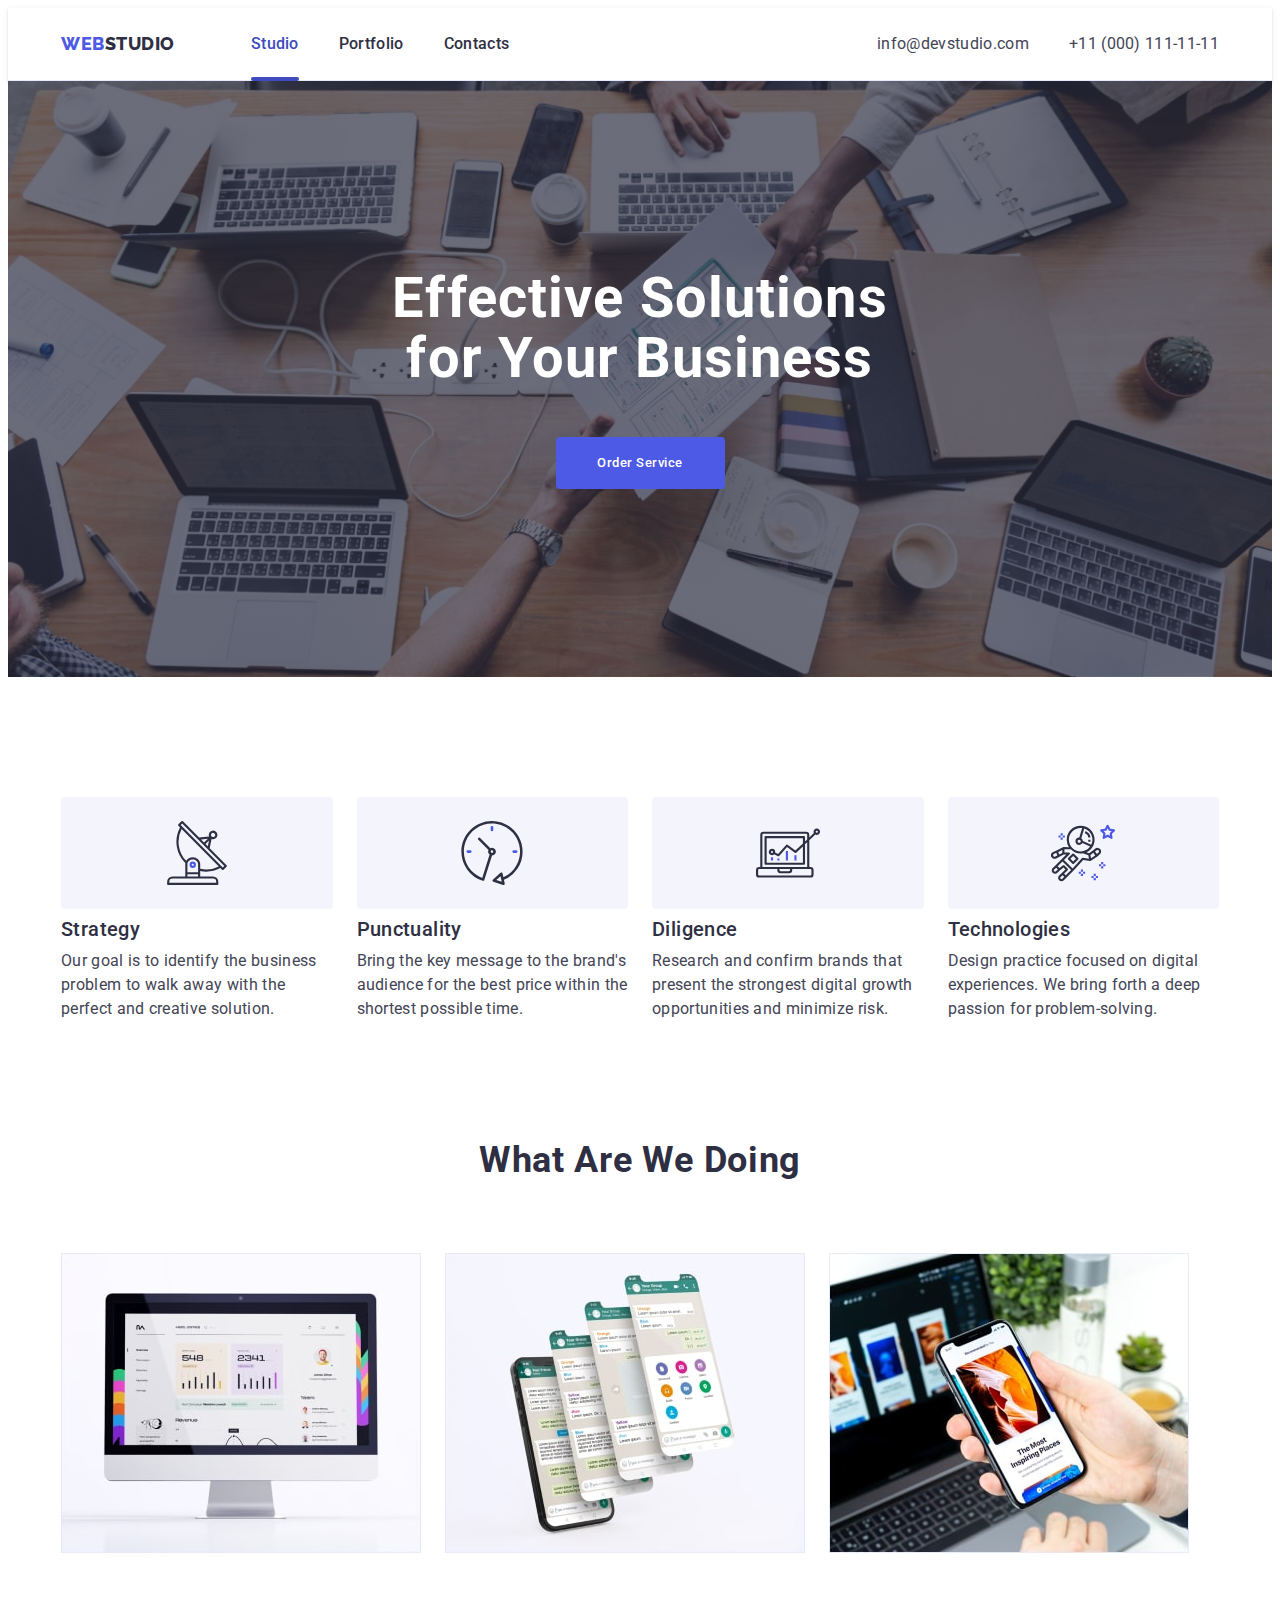
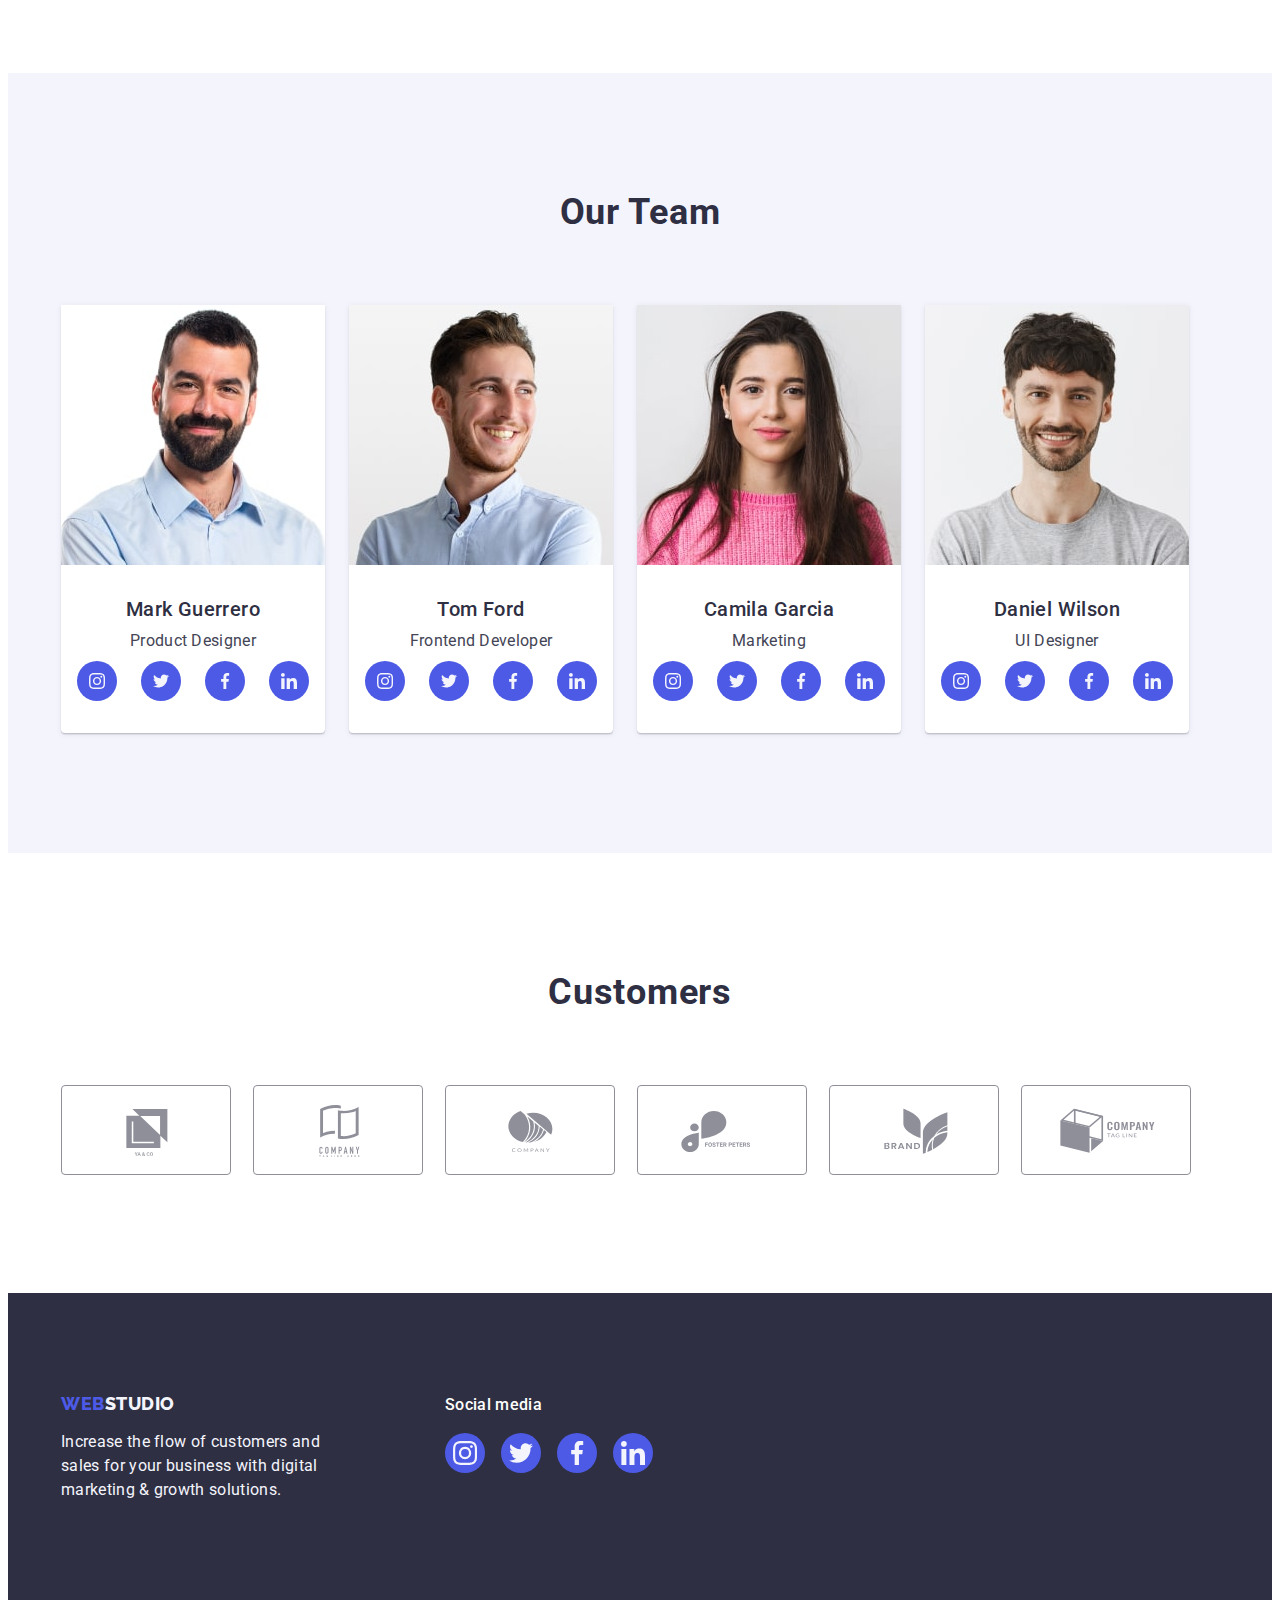
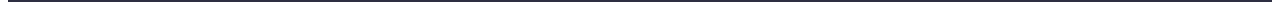
<file: index.html>
<!DOCTYPE html>
<html lang="en">
  <head>
    <meta charset="UTF-8" />
    <meta name="viewport" content="width=device-width, initial-scale=1.0" />
    <title>Web Studio</title>
    <link
      rel="stylesheet"
      href="https://cdnjs.cloudflare.com/ajax/libs/modern-normalize/2.0.0/modern-normalize.min.css"
      integrity="sha512-4xo8blKMVCiXpTaLzQSLSw3KFOVPWhm/TRtuPVc4WG6kUgjH6J03IBuG7JZPkcWMxJ5huwaBpOpnwYElP/m6wg=="
      crossorigin="anonymous"
      referrerpolicy="no-referrer"
    />
    <link rel="preconnect" href="https://fonts.googleapis.com" />
    <link rel="preconnect" href="https://fonts.gstatic.com" crossorigin />
    <link
      href="https://fonts.googleapis.com/css2?family=Raleway:wght@800&family=Roboto:wght@400;500;700&display=swap"
      rel="stylesheet"
    />
    <link rel="stylesheet" href="./css/styles.css" />
  </head>
  <body>
    <header class="header">
      <div class="container header-container">
        <nav class="header-navigation">
          <a class="header-logo link" href="./index.html"
            >Web<span class="span-logo">Studio</span></a
          >
          <ul class="header-list list">
            <li class="header-item">
              <a class="header-link link current" href="./index.html">Studio</a>
            </li>
            <li class="header-item">
              <a class="header-link link" href="./portfolio.html">Portfolio</a>
            </li>
            <li class="header-item">
              <a class="header-link link" href="">Contacts</a>
            </li>
          </ul>
        </nav>
        <address class="header-address">
          <ul class="header-address-list list">
            <li class="header-address-item">
              <a
                class="header-address-link link"
                href="mailto:info@devstudio.com"
                >info@devstudio.com</a
              >
            </li>
            <li class="header-address-item">
              <a class="header-address-link link" href="tel:+110001111111"
                >+11 (000) 111-11-11</a
              >
            </li>
          </ul>
        </address>
      </div>
    </header>
    <main>
      <section class="content">
        <div class="container">
          <h1 class="content-title">Effective Solutions for Your Business</h1>
          <button class="content-btn" type="button" data-modal-open>Order Service</button>
        </div>
      </section>
      <section class="about">
        <div class="container">
          <h2 class="about-title visually-hidden">About us</h2>
          <ul class="about-list list">
            <li class="about-item">
              <div class="about-icon-container">
                <svg class="about-icon" width="64" height="64">
                  <use href="./images/icons.svg#icon-antenna"></use>
                </svg>
              </div>
              <h3 class="about-item-title">Strategy</h3>
              <p class="about-text">
                Our goal is to identify the business problem to walk away with
                the perfect and creative solution.
              </p>
            </li>
            <li class="about-item">
              <div class="about-icon-container">
                <svg class="about-icon" width="64" height="64">
                  <use href="./images/icons.svg#icon-clock"></use>
                </svg>
              </div>
              <h3 class="about-item-title">Punctuality</h3>
              <p class="about-text">
                Bring the key message to the brand's audience for the best price
                within the shortest possible time.
              </p>
            </li>
            <li class="about-item">
              <div class="about-icon-container">
                <svg class="about-icon" width="64" height="64">
                  <use href="./images/icons.svg#icon-diagram"></use>
                </svg>
              </div>
              <h3 class="about-item-title">Diligence</h3>
              <p class="about-text">
                Research and confirm brands that present the strongest digital
                growth opportunities and minimize risk.
              </p>
            </li>
            <li class="about-item">
              <div class="about-icon-container">
                <svg class="about-icon" width="64" height="64">
                  <use href="./images/icons.svg#icon-astronaut"></use>
                </svg>
              </div>
              <h3 class="about-item-title">Technologies</h3>
              <p class="about-text">
                Design practice focused on digital experiences. We bring forth a
                deep passion for problem-solving.
              </p>
            </li>
          </ul>
        </div>
      </section>
      <section class="directions">
        <div class="container">
          <h2 class="directions-title">What are we doing</h2>
          <ul class="directions-list list">
            <li class="directions-item">
              <img
                class="directions-img"
                src="./images/computer.jpg"
                alt="computer design"
                width="360"
                height="300"
              />
            </li>
            <li class="directions-item">
              <img
                class="directions-img"
                src="./images/mobile.jpg"
                alt="mobile design"
                width="360"
                height="300"
              />
            </li>
            <li class="directions-item">
              <img
                class="directions-img"
                src="./images/laptop.jpg"
                alt="laptop design"
                width="360"
                height="300"
              />
            </li>
          </ul>
        </div>
      </section>
      <section class="team">
        <div class="container">
          <h2 class="team-title">Our Team</h2>
          <ul class="team-list list">
            <li class="team-item">
              <img
                class="team-img"
                src="./images/mark-guerrero.jpg"
                alt="mark guerrero photo"
                width="264"
                height="260"
              />
              <div class="team-item-container">
                <h3 class="team-item-title">Mark Guerrero</h3>
                <p class="team-text">Product Designer</p>
                <ul class="team-socials-list list">
                  <li class="team-socials-item">
                    <a class="team-socials-link" href="#">
                      <svg class="team-socials-icon" width="16" height="16">
                        <use href="./images/icons.svg#icon-instagram"></use>
                      </svg>
                    </a>
                  </li>
                  <li class="team-socials-item">
                    <a class="team-socials-link" href="#">
                      <svg class="team-socials-icon" width="16" height="16">
                        <use href="./images/icons.svg#icon-twitter"></use>
                      </svg>
                    </a>
                  </li>
                  <li class="team-socials-item">
                    <a class="team-socials-link" href="#">
                      <svg class="team-socials-icon" width="16" height="16">
                        <use href="./images/icons.svg#icon-facebook"></use>
                      </svg>
                    </a>
                  </li>
                  <li class="team-socials-item">
                    <a class="team-socials-link" href="#">
                      <svg class="team-socials-icon" width="16" height="16">
                        <use href="./images/icons.svg#icon-linkedin"></use>
                      </svg>
                    </a>
                  </li>
                </ul>
              </div>
            </li>
            <li class="team-item">
              <img
                class="team-img"
                src="./images/tom-ford.jpg"
                alt="tom ford photo"
                width="264"
                height="260"
              />
              <div class="team-item-container">
                <h3 class="team-item-title">Tom Ford</h3>
                <p class="team-text">Frontend Developer</p>
                <ul class="team-socials-list list">
                  <li class="team-socials-item">
                    <a class="team-socials-link" href="#">
                      <svg class="team-socials-icon" width="16" height="16">
                        <use href="./images/icons.svg#icon-instagram"></use>
                      </svg>
                    </a>
                  </li>
                  <li class="team-socials-item">
                    <a class="team-socials-link" href="#">
                      <svg class="team-socials-icon" width="16" height="16">
                        <use href="./images/icons.svg#icon-twitter"></use>
                      </svg>
                    </a>
                  </li>
                  <li class="team-socials-item">
                    <a class="team-socials-link" href="#">
                      <svg class="team-socials-icon" width="16" height="16">
                        <use href="./images/icons.svg#icon-facebook"></use>
                      </svg>
                    </a>
                  </li>
                  <li class="team-socials-item">
                    <a class="team-socials-link" href="#">
                      <svg class="team-socials-icon" width="16" height="16">
                        <use href="./images/icons.svg#icon-linkedin"></use>
                      </svg>
                    </a>
                  </li>
                </ul>
              </div>
            </li>
            <li class="team-item">
              <img
                class="team-img"
                src="./images/camila-garcia.jpg"
                alt="camila garcia photo"
                width="264"
                height="260"
              />
              <div class="team-item-container">
                <h3 class="team-item-title">Camila Garcia</h3>
                <p class="team-text">Marketing</p>
                <ul class="team-socials-list list">
                  <li class="team-socials-item">
                    <a class="team-socials-link" href="#">
                      <svg class="team-socials-icon" width="16" height="16">
                        <use href="./images/icons.svg#icon-instagram"></use>
                      </svg>
                    </a>
                  </li>
                  <li class="team-socials-item">
                    <a class="team-socials-link" href="#">
                      <svg class="team-socials-icon" width="16" height="16">
                        <use href="./images/icons.svg#icon-twitter"></use>
                      </svg>
                    </a>
                  </li>
                  <li class="team-socials-item">
                    <a class="team-socials-link" href="#">
                      <svg class="team-socials-icon" width="16" height="16">
                        <use href="./images/icons.svg#icon-facebook"></use>
                      </svg>
                    </a>
                  </li>
                  <li class="team-socials-item">
                    <a class="team-socials-link" href="#">
                      <svg class="team-socials-icon" width="16" height="16">
                        <use href="./images/icons.svg#icon-linkedin"></use>
                      </svg>
                    </a>
                  </li>
                </ul>
              </div>
            </li>
            <li class="team-item">
              <img
                class="team-img"
                src="./images/daniel-wilson.jpg"
                alt="daniel wilson photo"
                width="264"
                height="260"
              />
              <div class="team-item-container">
                <h3 class="team-item-title">Daniel Wilson</h3>
                <p class="team-text">UI Designer</p>
                <ul class="team-socials-list list">
                  <li class="team-socials-item">
                    <a class="team-socials-link" href="#">
                      <svg class="team-socials-icon" width="16" height="16">
                        <use href="./images/icons.svg#icon-instagram"></use>
                      </svg>
                    </a>
                  </li>
                  <li class="team-socials-item">
                    <a class="team-socials-link" href="#">
                      <svg class="team-socials-icon" width="16" height="16">
                        <use href="./images/icons.svg#icon-twitter"></use>
                      </svg>
                    </a>
                  </li>
                  <li class="team-socials-item">
                    <a class="team-socials-link" href="#">
                      <svg class="team-socials-icon" width="16" height="16">
                        <use href="./images/icons.svg#icon-facebook"></use>
                      </svg>
                    </a>
                  </li>
                  <li class="team-socials-item">
                    <a class="team-socials-link" href="#">
                      <svg class="team-socials-icon" width="16" height="16">
                        <use href="./images/icons.svg#icon-linkedin"></use>
                      </svg>
                    </a>
                  </li>
                </ul>
              </div>
            </li>
          </ul>
        </div>
      </section>
      <section class="customers">
        <div class="container">
          <h2 class="customers-title">Customers</h2>
          <ul class="customers-list list">
            <li class="customers-item">
              <a href="#" class="customers-link">
                <svg class="customers-icon" width="104" height="56">
                  <use href="./images/icons.svg#icon-customers1"></use>
                </svg>
              </a>
            </li>
            <li class="customers-item">
              <a href="#" class="customers-link">
                <svg class="customers-icon" width="104" height="56">
                  <use href="./images/icons.svg#icon-customers2"></use>
                </svg>
              </a>
            </li>
            <li class="customers-item">
              <a href="#" class="customers-link">
                <svg class="customers-icon" width="104" height="56">
                  <use href="./images/icons.svg#icon-customers3"></use>
                </svg>
              </a>
            </li>
            <li class="customers-item">
              <a href="#" class="customers-link">
                <svg class="customers-icon" width="104" height="56">
                  <use href="./images/icons.svg#icon-customers4"></use>
                </svg>
              </a>
            </li>
            <li class="customers-item">
              <a href="#" class="customers-link">
                <svg class="customers-icon" width="104" height="56">
                  <use href="./images/icons.svg#icon-customers5"></use>
                </svg>
              </a>
            </li>
            <li class="customers-item">
              <a href="#" class="customers-link">
                <svg class="customers-icon" width="104" height="56">
                  <use href="./images/icons.svg#icon-customers6"></use>
                </svg>
              </a>
            </li>
          </ul>
        </div>
      </section>
    </main>
    <footer class="footer">
      <div class="container footer-container">
        <div class="footer-logo-container">
          <a class="footer-logo link" href="./index.html"
            >Web<span class="footer-span-logo">Studio</span></a
          >
          <p class="footer-text">
            Increase the flow of customers and sales for your business with
            digital marketing & growth solutions.
          </p>
        </div>
        <div class="footer-socials">
          <p class="footer-socials-title">Social media</p>
          <ul class="footer-socials-list list">
            <li class="footer-socials-item">
              <a href="#" class="footer-socials-link">
                <svg class="footer-socials-icon" width="24" height="24">
                  <use href="./images/icons.svg#icon-instagram"></use>
                </svg>
              </a>
            </li>
            <li class="footer-socials-item">
              <a href="#" class="footer-socials-link">
                <svg class="footer-socials-icon" width="24" height="24">
                  <use href="./images/icons.svg#icon-twitter"></use>
                </svg>
              </a>
            </li>
            <li class="footer-socials-item">
              <a href="#" class="footer-socials-link">
                <svg class="footer-socials-icon" width="24" height="24">
                  <use href="./images/icons.svg#icon-facebook"></use>
                </svg>
              </a>
            </li>
            <li class="footer-socials-item">
              <a href="#" class="footer-socials-link">
                <svg class="footer-socials-icon" width="24" height="24">
                  <use href="./images/icons.svg#icon-linkedin"></use>
                </svg>
              </a>
            </li>
          </ul>
        </div>
      </div>
    </footer>
    <div class="backdrop is-hidden" data-modal>
      <div class="modal-container">
        <button type="button" class="modal-close-btn" data-modal-close>
          <svg class="modal-icon" width="8" height="8">
            <use href="./images/icons.svg#icon-close"></use>
          </svg>
        </button>
      </div>
    </div>
    <script src="./js/modal.js"></script>
  </body>
</html>
</file>
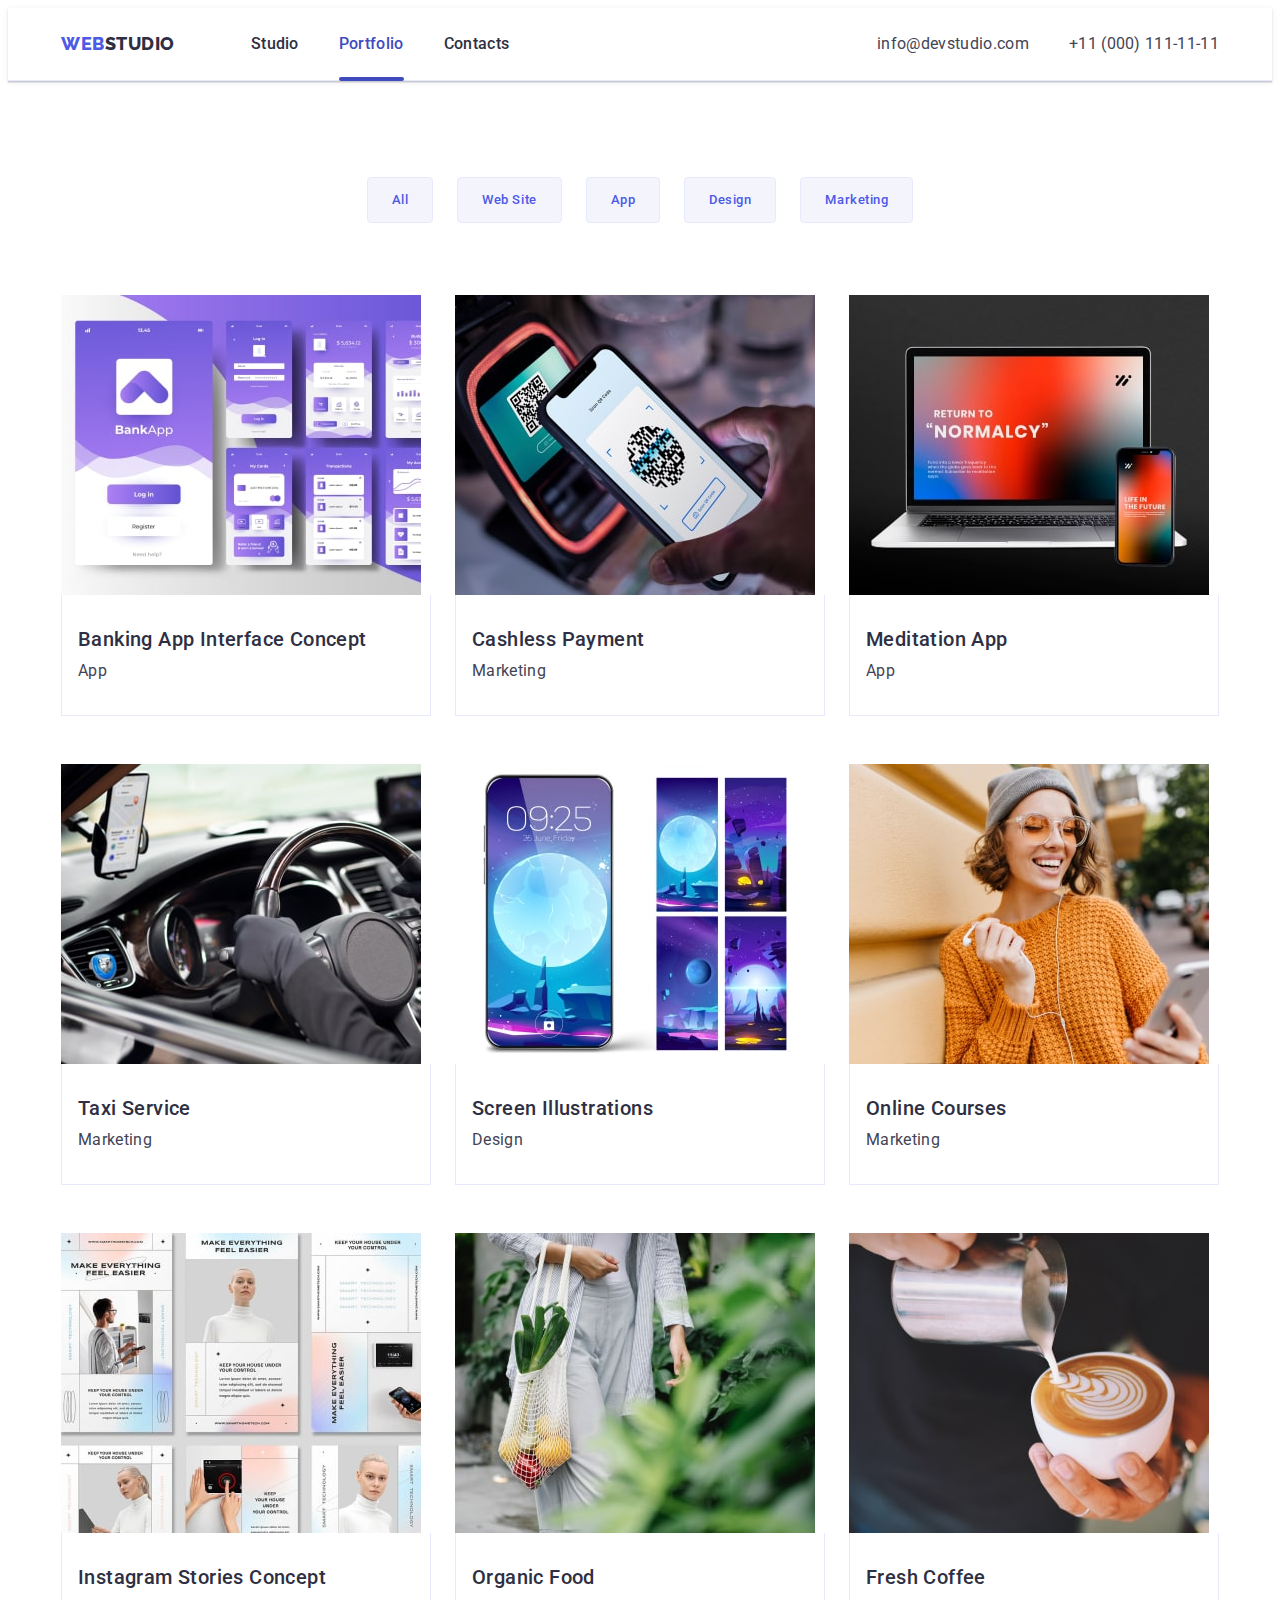
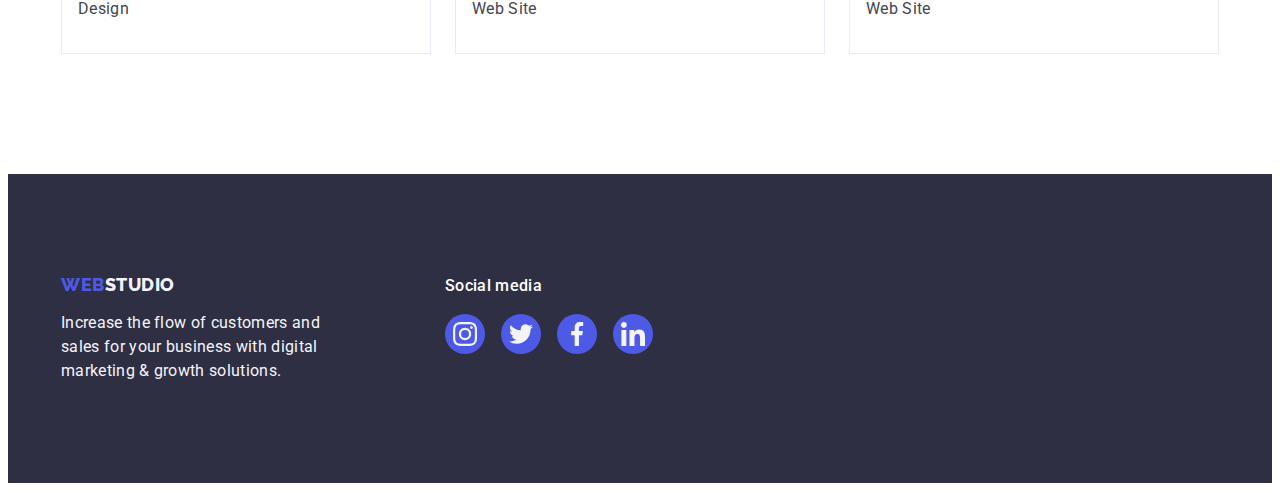
<file: portfolio.html>
<!DOCTYPE html>
<html lang="en">
  <head>
    <meta charset="UTF-8" />
    <meta name="viewport" content="width=device-width, initial-scale=1.0" />
    <title>Portfolio</title>
    <link
      rel="stylesheet"
      href="https://cdnjs.cloudflare.com/ajax/libs/modern-normalize/2.0.0/modern-normalize.min.css"
      integrity="sha512-4xo8blKMVCiXpTaLzQSLSw3KFOVPWhm/TRtuPVc4WG6kUgjH6J03IBuG7JZPkcWMxJ5huwaBpOpnwYElP/m6wg=="
      crossorigin="anonymous"
      referrerpolicy="no-referrer"
    />
    <link rel="preconnect" href="https://fonts.googleapis.com" />
    <link rel="preconnect" href="https://fonts.gstatic.com" crossorigin />
    <link
      href="https://fonts.googleapis.com/css2?family=Raleway:wght@800&family=Roboto:wght@400;500;700&display=swap"
      rel="stylesheet"
    />
    <link rel="stylesheet" href="./css/styles.css" />
  </head>
  <body>
    <header class="header">
      <div class="container header-container">
        <nav class="header-navigation">
          <a class="header-logo link" href="./index.html"
            >Web<span class="span-logo">Studio</span></a
          >
          <ul class="header-list list">
            <li class="header-item">
              <a class="header-link link" href="./index.html">Studio</a>
            </li>
            <li class="header-item">
              <a class="header-link link current" href="./portfolio.html"
                >Portfolio</a
              >
            </li>
            <li class="header-item">
              <a class="header-link link" href="">Contacts</a>
            </li>
          </ul>
        </nav>
        <address class="header-address">
          <ul class="header-address-list list">
            <li class="header-address-item">
              <a
                class="header-address-link link"
                href="mailto:info@devstudio.com"
                >info@devstudio.com</a
              >
            </li>
            <li class="header-address-item">
              <a class="header-address-link link" href="tel:+110001111111"
                >+11 (000) 111-11-11</a
              >
            </li>
          </ul>
        </address>
      </div>
    </header>
    <main>
      <section class="potfolio">
        <div class="container">
          <h1 class="portfolio-title visually-hidden">Portfolio</h1>
          <ul class="potfolio-list list">
            <li class="potfolio-item">
              <button class="portfolio-btn" type="button">All</button>
            </li>
            <li class="potfolio-item">
              <button class="portfolio-btn" type="button">Web Site</button>
            </li>
            <li class="potfolio-item">
              <button class="portfolio-btn" type="button">App</button>
            </li>
            <li class="potfolio-item">
              <button class="portfolio-btn" type="button">Design</button>
            </li>
            <li class="potfolio-item">
              <button class="portfolio-btn" type="button">Marketing</button>
            </li>
          </ul>
          <ul class="works-list list">
            <li class="works-item">
              <a class="works-link link" href="#"
                ><div class="works-img-container">
                  <img
                    class="works-img"
                    src="./images/banking.jpg"
                    alt="banking app"
                    width="360"
                    height="300"
                  />
                  <p class="works-cover-text">
                    14 Stylish and User-Friendly App Design Concepts · Task
                    Manager App · Calorie Tracker App · Exotic Fruit Ecommerce
                    App · Cloud Storage App
                  </p>
                </div>
                <div class="works-item-container">
                  <h2 class="works-title">Banking App Interface Concept</h2>
                  <p class="works-text">App</p>
                </div>
              </a>
            </li>
            <li class="works-item">
              <a class="works-link link" href="#"
                ><div class="works-img-container">
                  <img
                    class="works-img"
                    src="./images/cashless.jpg"
                    alt="cashless payment"
                    width="360"
                    height="300"
                  />
                  <p class="works-cover-text">
                    14 Stylish and User-Friendly App Design Concepts · Task
                    Manager App · Calorie Tracker App · Exotic Fruit Ecommerce
                    App · Cloud Storage App
                  </p>
                </div>
                <div class="works-item-container">
                  <h2 class="works-title">Cashless Payment</h2>
                  <p class="works-text">Marketing</p>
                </div>
              </a>
            </li>
            <li class="works-item">
              <a class="works-link link" href="#"
                ><div class="works-img-container">
                  <img
                    class="works-img"
                    src="./images/meditation.jpg"
                    alt="meditation app"
                    width="360"
                    height="300"
                  />
                  <p class="works-cover-text">
                    14 Stylish and User-Friendly App Design Concepts · Task
                    Manager App · Calorie Tracker App · Exotic Fruit Ecommerce
                    App · Cloud Storage App
                  </p>
                </div>
                <div class="works-item-container">
                  <h2 class="works-title">Meditation App</h2>
                  <p class="works-text">App</p>
                </div>
              </a>
            </li>
            <li class="works-item">
              <a class="works-link link" href="#"
                ><div class="works-img-container">
                  <img
                    class="works-img"
                    src="./images/taxi.jpg"
                    alt="taxi service"
                    width="360"
                    height="300"
                  />
                  <p class="works-cover-text">
                    14 Stylish and User-Friendly App Design Concepts · Task
                    Manager App · Calorie Tracker App · Exotic Fruit Ecommerce
                    App · Cloud Storage App
                  </p>
                </div>
                <div class="works-item-container">
                  <h2 class="works-title">Taxi Service</h2>
                  <p class="works-text">Marketing</p>
                </div>
              </a>
            </li>
            <li class="works-item">
              <a class="works-link link" href="#"
                ><div class="works-img-container">
                  <img
                    class="works-img"
                    src="./images/screen.jpg"
                    alt="screen illustrations"
                    width="360"
                    height="300"
                  />
                  <p class="works-cover-text">
                    14 Stylish and User-Friendly App Design Concepts · Task
                    Manager App · Calorie Tracker App · Exotic Fruit Ecommerce
                    App · Cloud Storage App
                  </p>
                </div>
                <div class="works-item-container">
                  <h2 class="works-title">Screen Illustrations</h2>
                  <p class="works-text">Design</p>
                </div>
              </a>
            </li>
            <li class="works-item">
              <a class="works-link link" href="#"
                ><div class="works-img-container">
                  <img
                    class="works-img"
                    src="./images/courses.jpg"
                    alt="online courses"
                    width="360"
                    height="300"
                  />
                  <p class="works-cover-text">
                    14 Stylish and User-Friendly App Design Concepts · Task
                    Manager App · Calorie Tracker App · Exotic Fruit Ecommerce
                    App · Cloud Storage App
                  </p>
                </div>
                <div class="works-item-container">
                  <h2 class="works-title">Online Courses</h2>
                  <p class="works-text">Marketing</p>
                </div>
              </a>
            </li>
            <li class="works-item">
              <a class="works-link link" href="#"
                ><div class="works-img-container">
                  <img
                    class="works-img"
                    src="./images/stories.jpg"
                    alt="instagram stories"
                    width="360"
                    height="300"
                  />
                  <p class="works-cover-text">
                    14 Stylish and User-Friendly App Design Concepts · Task
                    Manager App · Calorie Tracker App · Exotic Fruit Ecommerce
                    App · Cloud Storage App
                  </p>
                </div>
                <div class="works-item-container">
                  <h2 class="works-title">Instagram Stories Concept</h2>
                  <p class="works-text">Design</p>
                </div>
              </a>
            </li>
            <li class="works-item">
              <a class="works-link link" href="#"
                ><div class="works-img-container">
                  <img
                    class="works-img"
                    src="./images/food.jpg"
                    alt="organic food"
                    width="360"
                    height="300"
                  />
                  <p class="works-cover-text">
                    14 Stylish and User-Friendly App Design Concepts · Task
                    Manager App · Calorie Tracker App · Exotic Fruit Ecommerce
                    App · Cloud Storage App
                  </p>
                </div>
                <div class="works-item-container">
                  <h2 class="works-title">Organic Food</h2>
                  <p class="works-text">Web Site</p>
                </div>
              </a>
            </li>
            <li class="works-item">
              <a class="works-link link" href="#"
                ><div class="works-img-container">
                  <img
                    class="works-img"
                    src="./images/coffee.jpg"
                    alt="fresh coffee"
                    width="360"
                    height="300"
                  />
                  <p class="works-cover-text">
                    14 Stylish and User-Friendly App Design Concepts · Task
                    Manager App · Calorie Tracker App · Exotic Fruit Ecommerce
                    App · Cloud Storage App
                  </p>
                </div>
                <div class="works-item-container">
                  <h2 class="works-title">Fresh Coffee</h2>
                  <p class="works-text">Web Site</p>
                </div>
              </a>
            </li>
          </ul>
        </div>
      </section>
    </main>
    <footer class="footer">
      <div class="container footer-container">
        <div class="footer-logo-container">
          <a class="footer-logo link" href="./index.html"
            >Web<span class="footer-span-logo">Studio</span></a
          >
          <p class="footer-text">
            Increase the flow of customers and sales for your business with
            digital marketing & growth solutions.
          </p>
        </div>
        <div class="footer-socials">
          <p class="footer-socials-title">Social media</p>
          <ul class="footer-socials-list list">
            <li class="footer-socials-item">
              <a href="" class="footer-socials-link">
                <svg class="footer-socials-icon" width="24" height="24">
                  <use href="./images/icons.svg#icon-instagram"></use>
                </svg>
              </a>
            </li>
            <li class="footer-socials-item">
              <a href="" class="footer-socials-link">
                <svg class="footer-socials-icon" width="24" height="24">
                  <use href="./images/icons.svg#icon-twitter"></use>
                </svg>
              </a>
            </li>
            <li class="footer-socials-item">
              <a href="" class="footer-socials-link">
                <svg class="footer-socials-icon" width="24" height="24">
                  <use href="./images/icons.svg#icon-facebook"></use>
                </svg>
              </a>
            </li>
            <li class="footer-socials-item">
              <a href="" class="footer-socials-link">
                <svg class="footer-socials-icon" width="24" height="24">
                  <use href="./images/icons.svg#icon-linkedin"></use>
                </svg>
              </a>
            </li>
          </ul>
        </div>
      </div>
    </footer>
  </body>
</html>
</file>
<file: css/styles.css>
:root {
  --basic-color: #2e2f42;
  --secondary-color: #f4f4fd;
  --text-color: #434455;
  --btn-color: #4d5ae5;
  --hover-color: #404bbf;
  --border-color: #e7e9fc;
  --white-color: #fff;
}

body {
  font-family: Roboto, sans-serif;
  color: var(--text-color);
  background: var(--white-color);
}

.visually-hidden {
  position: absolute;
  width: 1px;
  height: 1px;
  margin: -1px;
  border: 0;
  padding: 0;
  white-space: nowrap;
  clip-path: inset(100%);
  clip: rect(0 0 0 0);
  overflow: hidden;
}

p,
h1,
h2,
h3,
h4,
h5,
h6 {
  margin-top: 0;
  margin-bottom: 0;
}

ul,
ol {
  margin-top: 0;
  margin-bottom: 0;
  padding-left: 0;
}

img {
  display: block;
  max-width: 100%;
  height: auto;
}

.link {
  text-decoration: none;
}

.list {
  list-style-type: none;
}

.container {
  width: 100%;
  max-width: 1158px;
  padding-left: 15px;
  padding-right: 15px;
  margin: 0 auto;
}

/* Header */

.header {
  border-bottom: 1px solid var(--border-color);
  box-shadow: 0px 1px 6px 0px rgba(46, 47, 66, 0.08),
    0px 1px 1px 0px rgba(46, 47, 66, 0.16),
    0px 2px 1px 0px rgba(46, 47, 66, 0.08);
}

.header-container {
  display: flex;
}

.header-navigation {
  display: flex;
  align-items: center;
}

.header-logo {
  color: var(--btn-color);
  font-size: 18px;
  font-family: Raleway, sans-serif;
  font-weight: 800;
  line-height: 1.17;
  letter-spacing: 0.03em;
  text-transform: uppercase;
  margin-right: 76px;
  padding-top: 24px;
  padding-bottom: 24px;
}

.span-logo {
  color: var(--basic-color);
}

.header-list {
  display: flex;
  gap: 40px;
}

.header-link {
  color: var(--basic-color);
  font-weight: 500;
  line-height: 1.5;
  letter-spacing: 0.02em;
  display: inline-block;
  padding-top: 24px;
  padding-bottom: 24px;
  transition: color 250ms cubic-bezier(0.4, 0, 0.2, 1);
}

.header-link:hover,
.header-link:focus {
  color: var(--hover-color);
}

.current {
  position: relative;
  color: var(--hover-color);
}

.current::after {
  content: "";
  position: absolute;
  bottom: 0;
  left: 0;
  width: 100%;
  height: 4px;
  background-color: var(--hover-color);
  border-radius: 2px;
  bottom: -1px;
}

.header-address {
  font-style: normal;
  margin-left: auto;
  display: flex;
  align-items: center;
}

.header-address-list {
  display: flex;
  gap: 40px;
}

.header-address-link {
  color: var(--text-color);
  line-height: 1.5;
  letter-spacing: 0.02em;
  display: inline-block;
  padding-top: 24px;
  padding-bottom: 24px;
  transition: color 250ms cubic-bezier(0.4, 0, 0.2, 1);
}

.header-address-link:hover,
.header-address-link:focus {
  color: var(--hover-color);
}

/* Main page  */

.content {
  padding-top: 188px;
  padding-bottom: 188px;
  max-width: 1440px;
  margin: 0 auto;
  background-color: var(--basic-color);
  background-image: linear-gradient(
      rgba(46, 47, 66, 0.7),
      rgba(46, 47, 66, 0.7)
    ),
    url(../images/people-office.jpg);
  background-size: cover, cover;
  background-position: center, center;
  background-repeat: no-repeat, no-repeat;
}

.content-title {
  color: var(--white-color);
  text-align: center;
  font-size: 56px;
  line-height: 1.07;
  letter-spacing: 0.02em;
  margin: 0 auto 48px;
  max-width: 496px;
}

.content-btn {
  color: var(--white-color);
  background-color: var(--btn-color);
  font-weight: 500;
  line-height: 1.5;
  letter-spacing: 0.04em;
  cursor: pointer;
  font-family: inherit;
  padding: 16px 32px;
  border-radius: 4px;
  border: none;
  display: block;
  margin: 0 auto;
  min-width: 169px;
  transition: background-color 250ms cubic-bezier(0.4, 0, 0.2, 1);
}

.content-btn:hover,
.content-btn:focus {
  background-color: var(--hover-color);
}

/* About */

.about {
  padding-top: 120px;
  padding-bottom: 120px;
}

.about-list {
  display: flex;
  gap: 24px;
}

.about-item {
  width: calc((100% - 24px * 3) / 4);
}

.about-icon-container {
  background-color: var(--secondary-color);
  height: 112px;
  margin-bottom: 8px;
  border-radius: 4px;
  display: flex;
  align-items: center;
  justify-content: center;
}

.about-item-title {
  color: var(--basic-color);
  font-size: 20px;
  font-weight: 500;
  line-height: 1.2;
  letter-spacing: 0.02em;
  margin-bottom: 8px;
}

.about-text {
  line-height: 1.5;
  letter-spacing: 0.02em;
}

/* Directions */

.directions {
  padding-bottom: 120px;
}

.directions-title {
  color: var(--basic-color);
  font-size: 36px;
  line-height: 1.11;
  letter-spacing: 0.02em;
  text-transform: capitalize;
  text-align: center;
  margin-bottom: 72px;
}

.directions-list {
  display: flex;
  gap: 24px;
}

.directions-item {
  width: calc(100% - 24px * 2) / 3;
}

/* Team */
.team {
  background-color: var(--secondary-color);
  padding-top: 120px;
  padding-bottom: 120px;
}

.team-title {
  color: var(--basic-color);
  font-size: 36px;
  line-height: 1.11;
  letter-spacing: 0.02em;
  text-transform: capitalize;
  text-align: center;
  margin-bottom: 72px;
}

.team-list {
  display: flex;
  gap: 24px;
}

.team-item {
  background-color: var(--white-color);
  border-radius: 0px 0px 4px 4px;
  width: calc(100% - 24px * 3) / 4;
  box-shadow: 0px 2px 1px 0px rgba(46, 47, 66, 0.08),
    0px 1px 1px 0px rgba(46, 47, 66, 0.16),
    0px 1px 6px 0px rgba(46, 47, 66, 0.08);
}

.team-item-container {
  padding: 32px 0px;
}

.team-item-title {
  color: var(--basic-color);
  font-size: 20px;
  font-weight: 500;
  line-height: 1.2;
  letter-spacing: 0.02em;
  text-align: center;
  margin-bottom: 8px;
}

.team-text {
  line-height: 1.5;
  letter-spacing: 0.02em;
  text-align: center;
  margin-bottom: 8px;
}

.team-socials-list {
  display: flex;
  gap: 24px;
  justify-content: center;
  align-items: center;
}

.team-socials-container {
  width: 40px;
  height: 40px;
  background-color: var(--btn-color);
  border-radius: 50%;
  display: flex;
  align-items: center;
  justify-content: center;
}

.team-socials-item {
  width: 40px;
  height: 40px;
}

.team-socials-link {
  width: 100%;
  height: 100%;
  background-color: var(--btn-color);
  border-radius: 50%;
  display: flex;
  align-items: center;
  justify-content: center;
  transition: background-color 250ms cubic-bezier(0.4, 0, 0.2, 1);
}

.team-socials-link:hover,
.team-socials-link:focus {
  background-color: var(--hover-color);
}

.team-socials-icon {
  fill: var(--secondary-color);
}

/* Customers */
.customers {
  padding-top: 120px;
  padding-bottom: 120px;
}
.customers-title {
  color: var(--basic-color);
  font-size: 36px;
  line-height: 1.11;
  letter-spacing: 0.02em;
  text-transform: capitalize;
  text-align: center;
  margin-bottom: 72px;
}

.customers-list {
  display: flex;
  gap: 24px;
}
.customers-item {
  width: 168px;
  height: 88px;
}

.customers-link {
  width: 100%;
  height: 100%;
  color: #8e8f99;
  border-radius: 4px;
  border: 1px solid #8e8f99;
  display: flex;
  align-items: center;
  justify-content: center;
  transition: border-color 250ms cubic-bezier(0.4, 0, 0.2, 1),
    color 250ms cubic-bezier(0.4, 0, 0.2, 1);
}

.customers-link:hover,
.customers-link:focus {
  border: 1px solid var(--hover-color);
  color: var(--hover-color);
}

.customers-icon {
  fill: currentColor;
}

/* Footer */

.footer {
  background-color: var(--basic-color);
  padding-top: 100px;
  padding-bottom: 100px;
}

.footer-container {
  display: flex;
  align-items: baseline;
}

.footer-logo-container {
  margin-right: 120px;
}

.footer-logo {
  color: var(--btn-color);
  font-size: 18px;
  font-family: Raleway, sans-serif;
  font-weight: 800;
  line-height: 1.17;
  letter-spacing: 0.03em;
  text-transform: uppercase;
  display: inline-block;
  margin-bottom: 16px;
}

.footer-span-logo {
  color: var(--secondary-color);
}

.footer-text {
  color: var(--secondary-color);
  line-height: 1.5;
  letter-spacing: 0.02em;
  max-width: 264px;
}

.footer-socials-title {
  color: var(--white-color);
  font-weight: 500;
  line-height: 1.5;
  letter-spacing: 0.02em;
  margin-bottom: 16px;
}

.footer-socials-list {
  display: flex;
  gap: 16px;
}

.footer-socials-item {
  width: 40px;
  height: 40px;
}

.footer-socials-link {
  width: 100%;
  height: 100%;
  background-color: var(--btn-color);
  border-radius: 50%;
  display: flex;
  align-items: center;
  justify-content: center;
  transition: background-color 250ms cubic-bezier(0.4, 0, 0.2, 1);
}

.footer-socials-link:hover,
.footer-socials-link:focus {
  background-color: #31d0aa;
}

.footer-socials-icon {
  fill: var(--secondary-color);
}

/* Portfolio */

.potfolio {
  padding-top: 96px;
  padding-bottom: 120px;
}

.potfolio-list {
  display: flex;
  justify-content: center;
  gap: 24px;
  margin-bottom: 72px;
}

.portfolio-btn {
  color: var(--btn-color);
  background-color: var(--secondary-color);
  text-align: center;
  font-weight: 500;
  line-height: 1.5;
  letter-spacing: 0.04em;
  cursor: pointer;
  font-family: inherit;
  border: 1px solid var(--border-color);
  border-radius: 4px;
  padding: 12px 24px;
  transition: color 250ms cubic-bezier(0.4, 0, 0.2, 1),
    background-color 250ms cubic-bezier(0.4, 0, 0.2, 1),
    border-color 250ms cubic-bezier(0.4, 0, 0.2, 1),
    box-shadow 250ms cubic-bezier(0.4, 0, 0.2, 1);
}

.portfolio-btn:hover,
.portfolio-btn:focus {
  background-color: var(--hover-color);
  color: var(--white-color);
  border: 1px solid transparent;
  box-shadow: 0px 3px 1px rgba(0, 0, 0, 0.1), 0px 2px 1px rgba(0, 0, 0, 0.08),
    0px 2px 2px rgba(0, 0, 0, 0.12);
}

.works-list {
  display: flex;
  flex-wrap: wrap;
  gap: 48px 24px;
}

.works-item {
  width: calc((100% - 24px * 2) / 3);
  background-color: var(--white-color);
}

.works-link {
  display: block;
  transition: box-shadow 250ms cubic-bezier(0.4, 0, 0.2, 1);
}

.works-link:hover,
.works-link:focus {
  box-shadow: 0px 1px 6px rgba(46, 47, 66, 0.08),
    0px 1px 1px rgba(46, 47, 66, 0.16), 0px 2px 1px rgba(46, 47, 66, 0.08);
}

.works-img-container {
  position: relative;
  overflow: hidden;
}

.works-item:hover .works-cover-text {
  transform: translateY(0%);
}

.works-link:focus .works-cover-text {
  transform: translateY(0%);
}

.works-cover-text {
  position: absolute;
  top: 0;
  left: 0;
  line-height: 1.5;
  letter-spacing: 0.02em;
  color: var(--secondary-color);
  background-color: var(--btn-color);
  height: 100%;
  padding: 40px 32px;
  transform: translateY(100%);
  transition: transform 250ms cubic-bezier(0.4, 0, 0.2, 1);
}

.works-item-container {
  padding: 32px 16px;
  border: 1px solid var(--border-color);
  border-top: none;
}

.works-title {
  color: var(--basic-color);
  font-size: 20px;
  font-weight: 500;
  line-height: 1.2;
  letter-spacing: 0.02em;
  margin-bottom: 8px;
}

.works-text {
  color: var(--text-color);
  line-height: 1.5;
  letter-spacing: 0.02em;
}

/* Modal */

.backdrop {
  position: fixed;
  top: 0;
  width: 100%;
  height: 100%;
  background-color: rgba(46, 47, 66, 0.4);
  transition: opacity 250ms cubic-bezier(0.4, 0, 0.2, 1),
    visibility 250ms cubic-bezier(0.4, 0, 0.2, 1);
}

.backdrop.is-hidden .modal-container {
  transform: translate(-50%, -50%) scaleX(2);
}

.modal-container {
  width: 408px;
  min-height: 584px;
  background-color: #fcfcfc;
  border-radius: 4px;
  box-shadow: 0px 2px 1px 0px rgba(0, 0, 0, 0.2),
    0px 1px 3px 0px rgba(0, 0, 0, 0.12), 0px 1px 1px 0px rgba(0, 0, 0, 0.14);
  position: absolute;
  left: 50%;
  top: 50%;
  transform: translate(-50%, -50%);
  transition: transform 250ms cubic-bezier(0.4, 0, 0.2, 1);
}

.modal-close-btn {
  border: 1px rgba(0, 0, 0, 0.1);
  border: 1px solid rgba(0, 0, 0, 0.1);
  border-radius: 50%;
  background-color: var(--border-color);
  padding: 0;
  width: 24px;
  height: 24px;
  position: absolute;
  top: 24px;
  right: 24px;
  cursor: pointer;
  display: flex;
  align-items: center;
  justify-content: center;
  transition: background-color 250ms cubic-bezier(0.4, 0, 0.2, 1),
    border 250ms cubic-bezier(0.4, 0, 0.2, 1);
}

.modal-close-btn:hover,
.modal-close-btn:focus {
  background-color: var(--hover-color);
  border: none;
}

.modal-close-btn:hover .modal-icon,
.modal-close-btn:focus .modal-icon {
  fill: var(--white-color);
}

.modal-icon {
  fill: var(--basic-color);
  transition: fill 250ms cubic-bezier(0.4, 0, 0.2, 1);
}

.is-hidden {
  opacity: 0;
  visibility: hidden;
  pointer-events: none;
}
</file>
